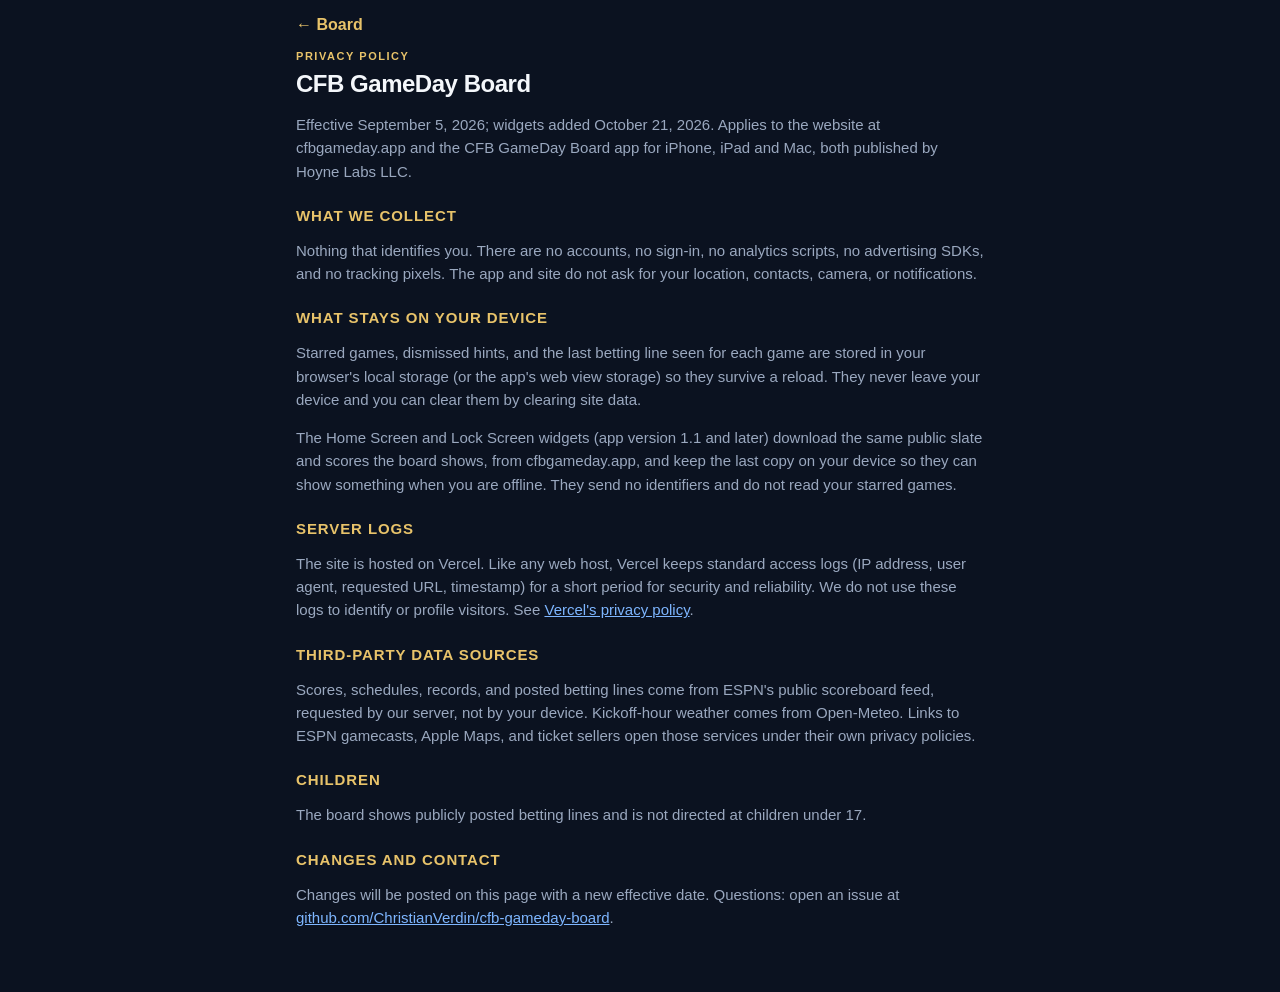
<file: privacy.html>
<!DOCTYPE html>
<html lang="en">
<head>
  <meta charset="utf-8" />
  <meta name="viewport" content="width=device-width, initial-scale=1, viewport-fit=cover" />
  <meta name="theme-color" content="#0b1220" />
  <link rel="icon" type="image/png" sizes="192x192" href="/icons/icon-192.png" />
  <link rel="stylesheet" href="/site.css" />
  <title>Privacy · CFB GameDay Board</title>
  <meta name="description" content="College football Saturdays on one screen: venue, kickoff-hour stadium weather, TV and streaming, publicly posted spread and total, then live scores and cover/total state for every FBS game. Free, no ads, no account." />
  <link rel="canonical" href="https://cfbgameday.app/privacy" />
  <meta name="apple-itunes-app" content="app-id=6809035228" />
  <meta property="og:type" content="website" />
  <meta property="og:site_name" content="CFB GameDay Board" />
  <meta property="og:title" content="Privacy · CFB GameDay Board" />
  <meta property="og:description" content="College football Saturdays on one screen: venue, kickoff-hour stadium weather, TV and streaming, publicly posted spread and total, then live scores and cover/total state for every FBS game. Free, no ads, no account." />
  <meta property="og:url" content="https://cfbgameday.app/privacy" />
  <meta property="og:image" content="https://cfbgameday.app/icons/og.png" />
  <meta property="og:image:width" content="1200" />
  <meta property="og:image:height" content="630" />
  <meta property="og:image:alt" content="CFB GameDay Board: scores, weather, TV, lines for every FBS game" />
  <meta name="twitter:card" content="summary_large_image" />
  <meta name="twitter:title" content="Privacy · CFB GameDay Board" />
  <meta name="twitter:description" content="College football Saturdays on one screen: venue, kickoff-hour stadium weather, TV and streaming, publicly posted spread and total, then live scores and cover/total state for every FBS game. Free, no ads, no account." />
  <meta name="twitter:image" content="https://cfbgameday.app/icons/og.png" />
</head>
<body>
  <div class="page">
    <a class="back" href="/">← Board</a>
    <div class="kicker" style="margin-top:16px">Privacy policy</div>
    <h1>CFB GameDay Board</h1>
    <p>Effective September 5, 2026; widgets added October 21, 2026. Applies to the website at cfbgameday.app and the CFB GameDay Board app for iPhone, iPad and Mac, both published by Hoyne Labs LLC.</p>

    <h2>What we collect</h2>
    <p>Nothing that identifies you. There are no accounts, no sign-in, no analytics scripts, no advertising SDKs, and no tracking pixels. The app and site do not ask for your location, contacts, camera, or notifications.</p>

    <h2>What stays on your device</h2>
    <p>Starred games, dismissed hints, and the last betting line seen for each game are stored in your browser's local storage (or the app's web view storage) so they survive a reload. They never leave your device and you can clear them by clearing site data.</p>
    <p>The Home Screen and Lock Screen widgets (app version 1.1 and later) download the same public slate and scores the board shows, from cfbgameday.app, and keep the last copy on your device so they can show something when you are offline. They send no identifiers and do not read your starred games.</p>

    <h2>Server logs</h2>
    <p>The site is hosted on Vercel. Like any web host, Vercel keeps standard access logs (IP address, user agent, requested URL, timestamp) for a short period for security and reliability. We do not use these logs to identify or profile visitors. See <a href="https://vercel.com/legal/privacy-policy" rel="noopener">Vercel's privacy policy</a>.</p>

    <h2>Third-party data sources</h2>
    <p>Scores, schedules, records, and posted betting lines come from ESPN's public scoreboard feed, requested by our server, not by your device. Kickoff-hour weather comes from Open-Meteo. Links to ESPN gamecasts, Apple Maps, and ticket sellers open those services under their own privacy policies.</p>

    <h2>Children</h2>
    <p>The board shows publicly posted betting lines and is not directed at children under 17.</p>

    <h2>Changes and contact</h2>
    <p>Changes will be posted on this page with a new effective date. Questions: open an issue at <a href="https://github.com/ChristianVerdin/cfb-gameday-board/issues" rel="noopener">github.com/ChristianVerdin/cfb-gameday-board</a>.</p>
  </div>
</body>
</html>
</file>
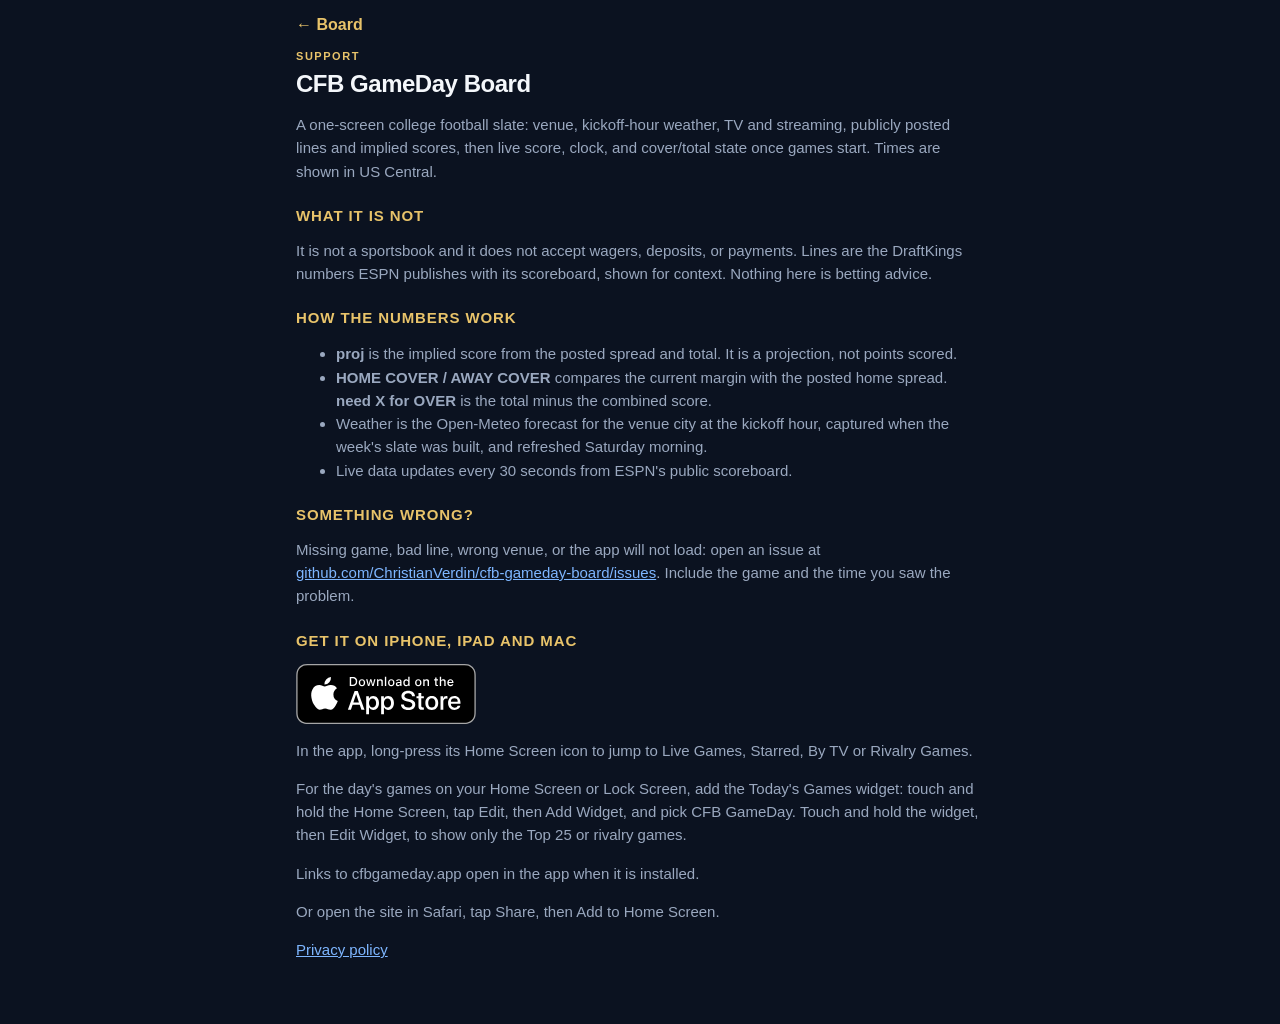
<file: support.html>
<!DOCTYPE html>
<html lang="en">
<head>
  <meta charset="utf-8" />
  <meta name="viewport" content="width=device-width, initial-scale=1, viewport-fit=cover" />
  <meta name="theme-color" content="#0b1220" />
  <link rel="icon" type="image/png" sizes="192x192" href="/icons/icon-192.png" />
  <link rel="stylesheet" href="/site.css" />
  <title>Support · CFB GameDay Board</title>
  <meta name="description" content="College football Saturdays on one screen: venue, kickoff-hour stadium weather, TV and streaming, publicly posted spread and total, then live scores and cover/total state for every FBS game. Free, no ads, no account." />
  <link rel="canonical" href="https://cfbgameday.app/support" />
  <meta name="apple-itunes-app" content="app-id=6809035228" />
  <meta property="og:type" content="website" />
  <meta property="og:site_name" content="CFB GameDay Board" />
  <meta property="og:title" content="Support · CFB GameDay Board" />
  <meta property="og:description" content="College football Saturdays on one screen: venue, kickoff-hour stadium weather, TV and streaming, publicly posted spread and total, then live scores and cover/total state for every FBS game. Free, no ads, no account." />
  <meta property="og:url" content="https://cfbgameday.app/support" />
  <meta property="og:image" content="https://cfbgameday.app/icons/og.png" />
  <meta property="og:image:width" content="1200" />
  <meta property="og:image:height" content="630" />
  <meta property="og:image:alt" content="CFB GameDay Board: scores, weather, TV, lines for every FBS game" />
  <meta name="twitter:card" content="summary_large_image" />
  <meta name="twitter:title" content="Support · CFB GameDay Board" />
  <meta name="twitter:description" content="College football Saturdays on one screen: venue, kickoff-hour stadium weather, TV and streaming, publicly posted spread and total, then live scores and cover/total state for every FBS game. Free, no ads, no account." />
  <meta name="twitter:image" content="https://cfbgameday.app/icons/og.png" />
</head>
<body>
  <div class="page">
    <a class="back" href="/">← Board</a>
    <div class="kicker" style="margin-top:16px">Support</div>
    <h1>CFB GameDay Board</h1>
    <p>A one-screen college football slate: venue, kickoff-hour weather, TV and streaming, publicly posted lines and implied scores, then live score, clock, and cover/total state once games start. Times are shown in US Central.</p>

    <h2>What it is not</h2>
    <p>It is not a sportsbook and it does not accept wagers, deposits, or payments. Lines are the DraftKings numbers ESPN publishes with its scoreboard, shown for context. Nothing here is betting advice.</p>

    <h2>How the numbers work</h2>
    <ul>
      <li><b>proj</b> is the implied score from the posted spread and total. It is a projection, not points scored.</li>
      <li><b>HOME COVER / AWAY COVER</b> compares the current margin with the posted home spread. <b>need X for OVER</b> is the total minus the combined score.</li>
      <li>Weather is the Open-Meteo forecast for the venue city at the kickoff hour, captured when the week's slate was built, and refreshed Saturday morning.</li>
      <li>Live data updates every 30 seconds from ESPN's public scoreboard.</li>
    </ul>

    <h2>Something wrong?</h2>
    <p>Missing game, bad line, wrong venue, or the app will not load: open an issue at <a href="https://github.com/ChristianVerdin/cfb-gameday-board/issues" rel="noopener">github.com/ChristianVerdin/cfb-gameday-board/issues</a>. Include the game and the time you saw the problem.</p>

    <h2>Get it on iPhone, iPad and Mac</h2>
    <p id="store-link"><a href="https://apps.apple.com/app/id6809035228" rel="noopener"><img src="/icons/app-store-badge.svg" alt="Download on the App Store" width="180" height="60" style="vertical-align:middle" /></a></p>
    <p>In the app, long-press its Home Screen icon to jump to Live Games, Starred, By TV or Rivalry Games.</p>
    <p>For the day's games on your Home Screen or Lock Screen, add the Today's Games widget: touch and hold the Home Screen, tap Edit, then Add Widget, and pick CFB GameDay. Touch and hold the widget, then Edit Widget, to show only the Top 25 or rivalry games.</p>
    <p>Links to cfbgameday.app open in the app when it is installed.</p>
    <p>Or open the site in Safari, tap Share, then Add to Home Screen.</p>

    <p><a href="/privacy">Privacy policy</a></p>
  </div>
</body>
</html>
</file>
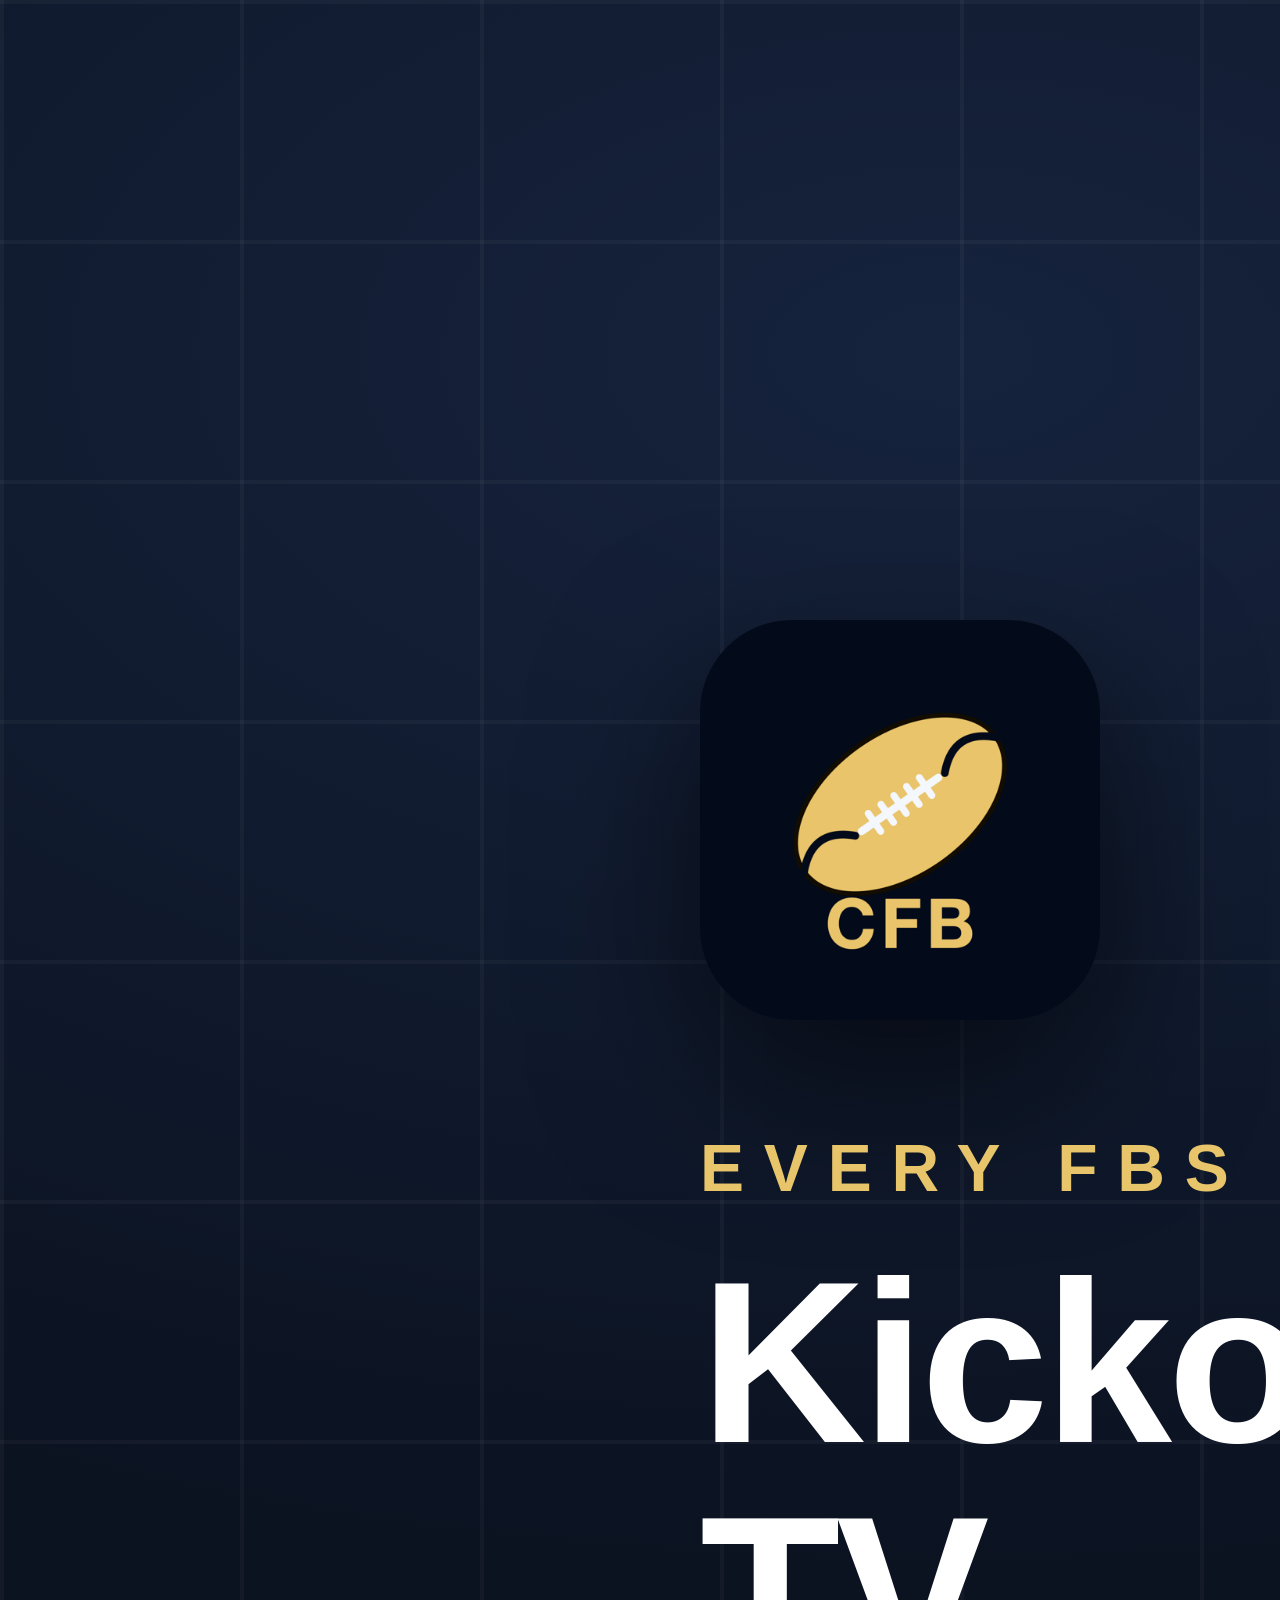
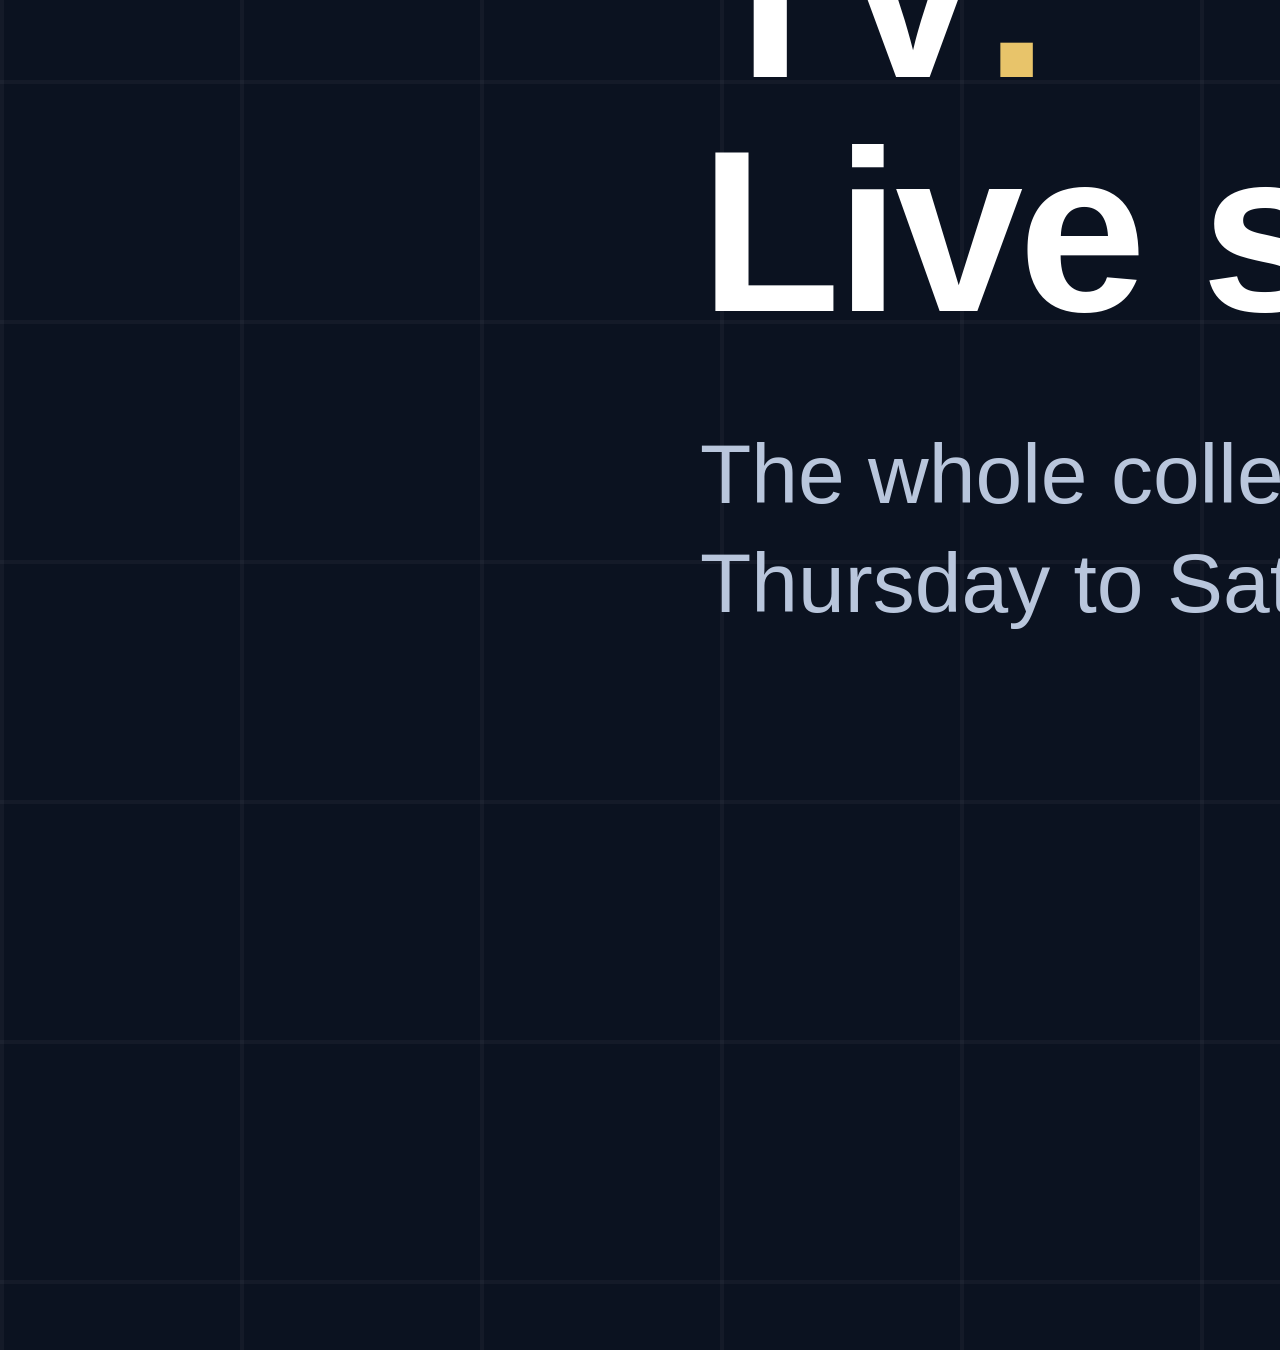
<file: docs/creative-asset.html>
<!doctype html><html><head><meta charset="utf-8">
<!-- App Store universal creative asset (product page header + search results), 5244x2950 PNG, no alpha.
     Header crops to 21:9 (~351 px off top/bottom), search results to 3:2 (~410 px off each side):
     keep everything inside x 410-4834, y 351-2599. Apple's rules: 4+ content (no odds, spreads, totals),
     no URLs, prices, team names or other platforms' logos. Render (Canary, throwaway profile), then drop alpha:
     "/Applications/Google Chrome Canary.app/Contents/MacOS/Google Chrome Canary" --headless=new --user-data-dir=$(mktemp -d) \
       --hide-scrollbars --force-device-scale-factor=1 --window-size=5244,2950 --screenshot=raw.png "file://$PWD/docs/creative-asset.html"
     ffmpeg -i raw.png -pix_fmt rgb24 ios/screenshots/creative-universal-5244x2950.png -->
<style>
html,body{margin:0;width:5244px;height:2950px;background:#0b1220;overflow:hidden;
  font-family:-apple-system,"SF Pro Display","Helvetica Neue",Arial,sans-serif;color:#fff}
.wrap{position:relative;width:5244px;height:2950px;
  background:radial-gradient(3600px 2000px at 18% 12%,#16233d 0%,#0b1220 62%)}
.grid{position:absolute;inset:0;background-size:240px 240px;
  background-image:linear-gradient(rgba(255,255,255,.035) 4px,transparent 4px),linear-gradient(90deg,rgba(255,255,255,.035) 4px,transparent 4px)}
.left{position:absolute;left:700px;top:620px;width:2150px}
.icon{width:400px;height:400px;border-radius:92px;overflow:hidden;box-shadow:0 60px 160px rgba(0,0,0,.6)}
.icon img{width:100%;height:100%;display:block}
.eyebrow{margin-top:110px;color:#e8c46a;font-size:66px;letter-spacing:.3em;font-weight:700}
h1{margin:40px 0 0;font-size:230px;line-height:1.02;font-weight:800;letter-spacing:-.02em}
h1 b{color:#e8c46a}
.sub{margin-top:70px;font-size:84px;line-height:1.3;color:#b9c6dc;font-weight:500}
.cards{position:absolute;left:3000px;top:620px;width:1700px;display:flex;flex-direction:column;gap:80px}
.card{background:#111c33;border:6px solid #2a3a5c;border-radius:64px;padding:70px 80px;box-shadow:0 50px 140px rgba(0,0,0,.45)}
.row{display:flex;align-items:center;gap:36px;font-size:62px;color:#8fa0bd;font-weight:600}
.chip{border-radius:999px;padding:14px 40px;font-size:54px;font-weight:800;letter-spacing:.08em}
.gold{background:#e8c46a;color:#0b1220}.red{background:#e5484d;color:#fff}.blue{background:#2a3a5c;color:#dfe7f5}
.big{margin-top:36px;font-size:112px;font-weight:800;letter-spacing:-.01em}
.big span{color:#8fa0bd;font-weight:600}
</style></head><body><div class="wrap"><div class="grid"></div>
<div class="left">
  <div class="icon"><img src="../icons/icon-512.png"></div>
  <div class="eyebrow">EVERY FBS GAME</div>
  <h1>Kickoff weather<b>.</b><br>TV<b>.</b><br>Live scores<b>.</b></h1>
  <div class="sub">The whole college football slate,<br>Thursday to Saturday, on one screen.</div>
</div>
<div class="cards">
  <div class="card"><div class="row"><span class="chip gold">RAIN RISK</span>Sat 2:30 PM CT</div>
    <div class="big">&#x1F327;&#xFE0F; 62&deg; <span>&middot;</span> Wind 17 <span>&middot;</span> 67%</div></div>
  <div class="card"><div class="row"><span class="chip red">LIVE</span>3rd &middot; 8:42 &middot; 2nd &amp; 6</div>
    <div class="big">21 <span>&ndash;</span> 17 <span>&middot; updates every 30s</span></div></div>
  <div class="card"><div class="row"><span class="chip blue">TV</span>Every kickoff</div>
    <div class="big">Network <span>&amp;</span> streaming</div></div>
</div>
</div></body></html>
</file>
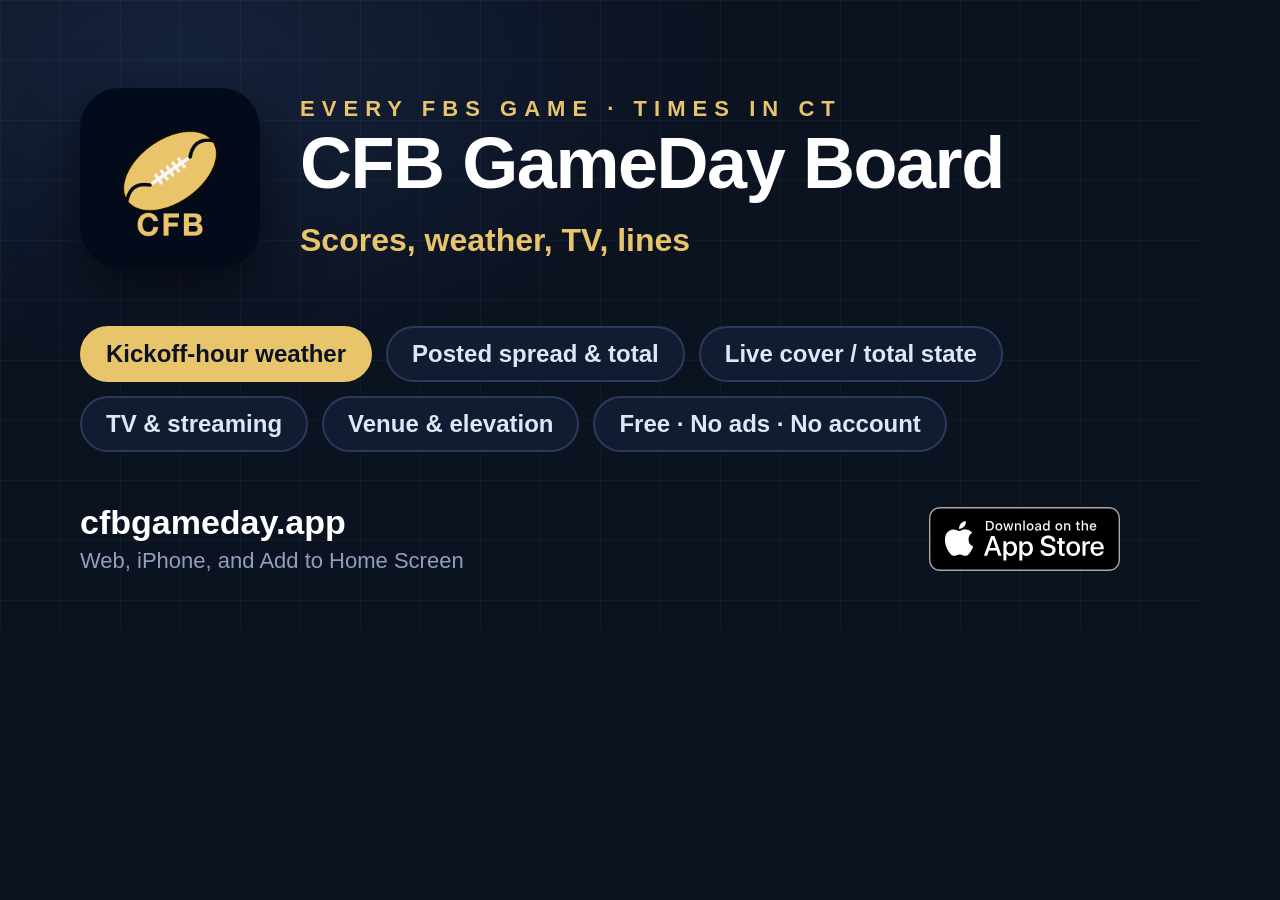
<file: docs/og-card.html>
<!doctype html><html><head><meta charset="utf-8"><style>
html,body{margin:0;width:1200px;height:630px;background:#0b1220;font-family:-apple-system,"SF Pro Display","Helvetica Neue",Arial,sans-serif;color:#fff;overflow:hidden}
.wrap{position:relative;width:1200px;height:630px;background:radial-gradient(900px 500px at 15% 10%,#16233d 0%,#0b1220 60%)}
.grid{position:absolute;inset:0;background-image:linear-gradient(rgba(255,255,255,.035) 1px,transparent 1px),linear-gradient(90deg,rgba(255,255,255,.035) 1px,transparent 1px);background-size:60px 60px}
.icon{position:absolute;left:80px;top:88px;width:180px;height:180px;border-radius:40px;overflow:hidden;box-shadow:0 20px 60px rgba(0,0,0,.6)}
.icon img{width:100%;height:100%;display:block}
.eyebrow{position:absolute;left:300px;top:96px;color:#e8c46a;font-size:22px;letter-spacing:.32em;font-weight:700}
h1{position:absolute;left:300px;top:126px;margin:0;font-size:72px;font-weight:800;letter-spacing:-.02em;line-height:1.05}
.sub{position:absolute;left:300px;top:222px;font-size:32px;color:#e8c46a;font-weight:600}
.chips{position:absolute;left:80px;top:326px;display:flex;gap:14px;flex-wrap:wrap;width:1040px}
.chip{border:2px solid #2a3a5c;background:#111c33;border-radius:999px;padding:12px 24px;font-size:24px;font-weight:600;color:#dfe7f5}
.chip.gold{background:#e8c46a;border-color:#e8c46a;color:#0b1220}
.foot{position:absolute;left:80px;right:80px;bottom:56px;display:flex;align-items:center;justify-content:space-between}
.url{font-size:34px;font-weight:700;color:#fff}
.note{font-size:22px;color:#8fa0bd;margin-top:6px}
.badge{height:64px}
</style></head><body><div class="wrap"><div class="grid"></div>
<div class="icon"><img src="../icons/icon-512.png"></div>
<div class="eyebrow">EVERY FBS GAME · TIMES IN CT</div>
<h1>CFB GameDay Board</h1>
<div class="sub">Scores, weather, TV, lines</div>
<div class="chips"><span class="chip gold">Kickoff-hour weather</span><span class="chip">Posted spread &amp; total</span><span class="chip">Live cover / total state</span><span class="chip">TV &amp; streaming</span><span class="chip">Venue &amp; elevation</span><span class="chip">Free · No ads · No account</span></div>
<div class="foot"><div><div class="url">cfbgameday.app</div><div class="note">Web, iPhone, and Add to Home Screen</div></div><img class="badge" src="../icons/app-store-badge.svg"></div>
</div></body></html>
</file>
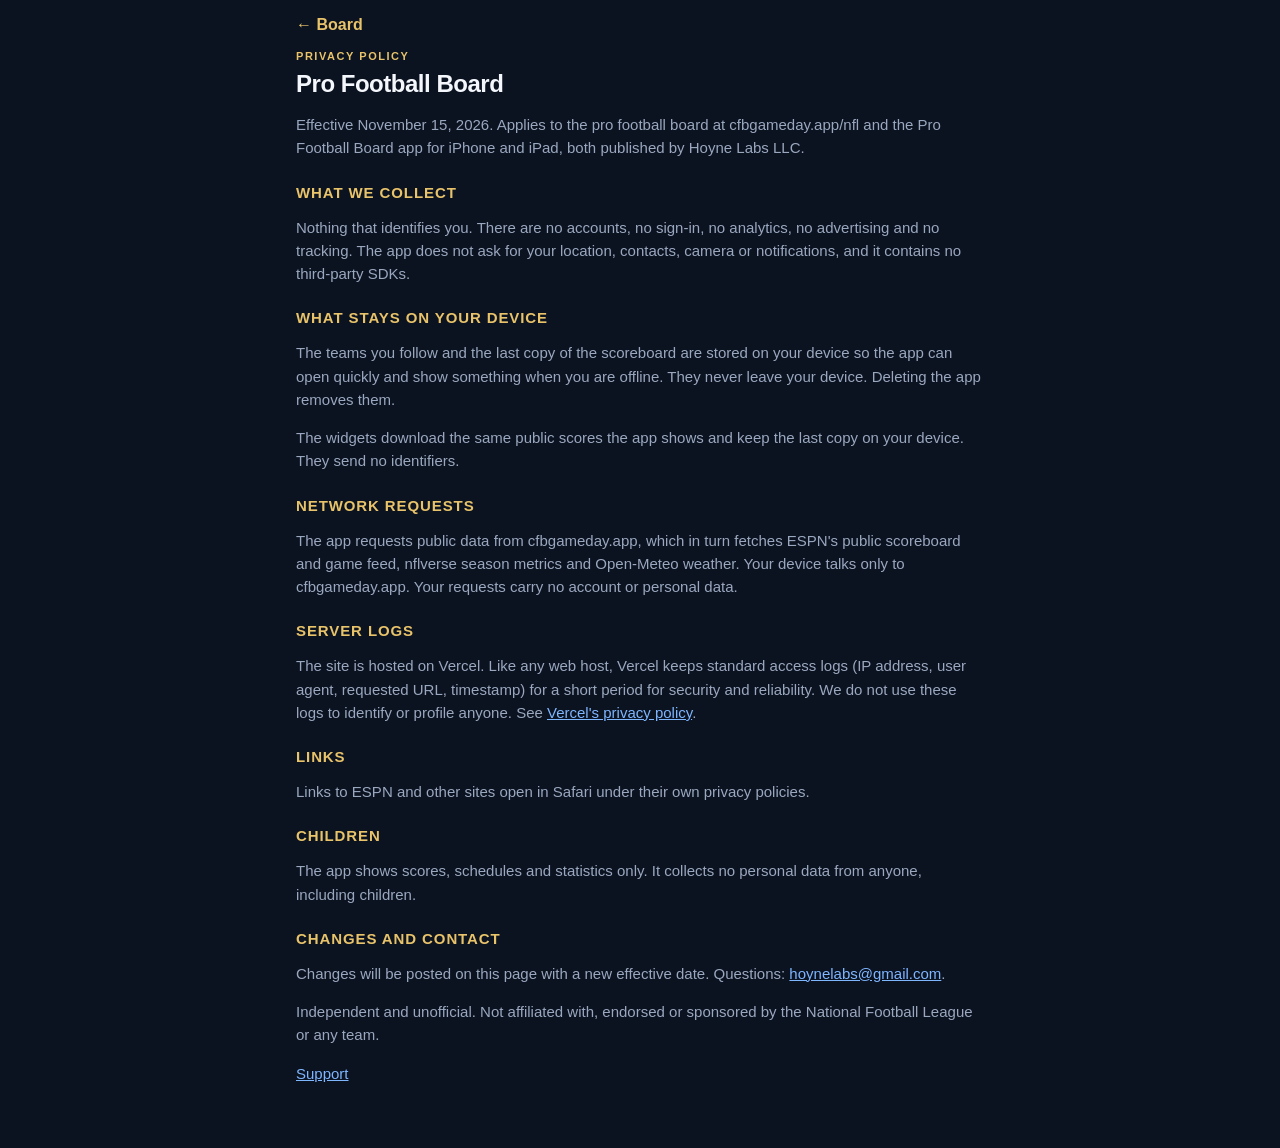
<file: nfl/privacy.html>
<!DOCTYPE html>
<html lang="en">
<head>
  <meta charset="utf-8" />
  <meta name="viewport" content="width=device-width, initial-scale=1, viewport-fit=cover" />
  <meta name="theme-color" content="#0b1220" />
  <link rel="icon" type="image/png" sizes="192x192" href="/icons/icon-192.png" />
  <link rel="stylesheet" href="/site.css" />
  <title>Privacy · Pro Football Board</title>
  <meta name="description" content="Privacy policy for Pro Football Board: no accounts, no analytics, no ads, no tracking." />
  <link rel="canonical" href="https://cfbgameday.app/nfl/privacy" />
</head>
<body>
  <div class="page">
    <a class="back" href="/nfl">← Board</a>
    <div class="kicker" style="margin-top:16px">Privacy policy</div>
    <h1>Pro Football Board</h1>
    <p>Effective November 15, 2026. Applies to the pro football board at cfbgameday.app/nfl and the Pro Football Board app for iPhone and iPad, both published by Hoyne Labs LLC.</p>

    <h2>What we collect</h2>
    <p>Nothing that identifies you. There are no accounts, no sign-in, no analytics, no advertising and no tracking. The app does not ask for your location, contacts, camera or notifications, and it contains no third-party SDKs.</p>

    <h2>What stays on your device</h2>
    <p>The teams you follow and the last copy of the scoreboard are stored on your device so the app can open quickly and show something when you are offline. They never leave your device. Deleting the app removes them.</p>
    <p>The widgets download the same public scores the app shows and keep the last copy on your device. They send no identifiers.</p>

    <h2>Network requests</h2>
    <p>The app requests public data from cfbgameday.app, which in turn fetches ESPN's public scoreboard and game feed, nflverse season metrics and Open-Meteo weather. Your device talks only to cfbgameday.app. Your requests carry no account or personal data.</p>

    <h2>Server logs</h2>
    <p>The site is hosted on Vercel. Like any web host, Vercel keeps standard access logs (IP address, user agent, requested URL, timestamp) for a short period for security and reliability. We do not use these logs to identify or profile anyone. See <a href="https://vercel.com/legal/privacy-policy" rel="noopener">Vercel's privacy policy</a>.</p>

    <h2>Links</h2>
    <p>Links to ESPN and other sites open in Safari under their own privacy policies.</p>

    <h2>Children</h2>
    <p>The app shows scores, schedules and statistics only. It collects no personal data from anyone, including children.</p>

    <h2>Changes and contact</h2>
    <p>Changes will be posted on this page with a new effective date. Questions: <a href="mailto:hoynelabs@gmail.com">hoynelabs@gmail.com</a>.</p>

    <p>Independent and unofficial. Not affiliated with, endorsed or sponsored by the National Football League or any team.</p>
    <p><a href="/nfl/support">Support</a></p>
  </div>
</body>
</html>
</file>
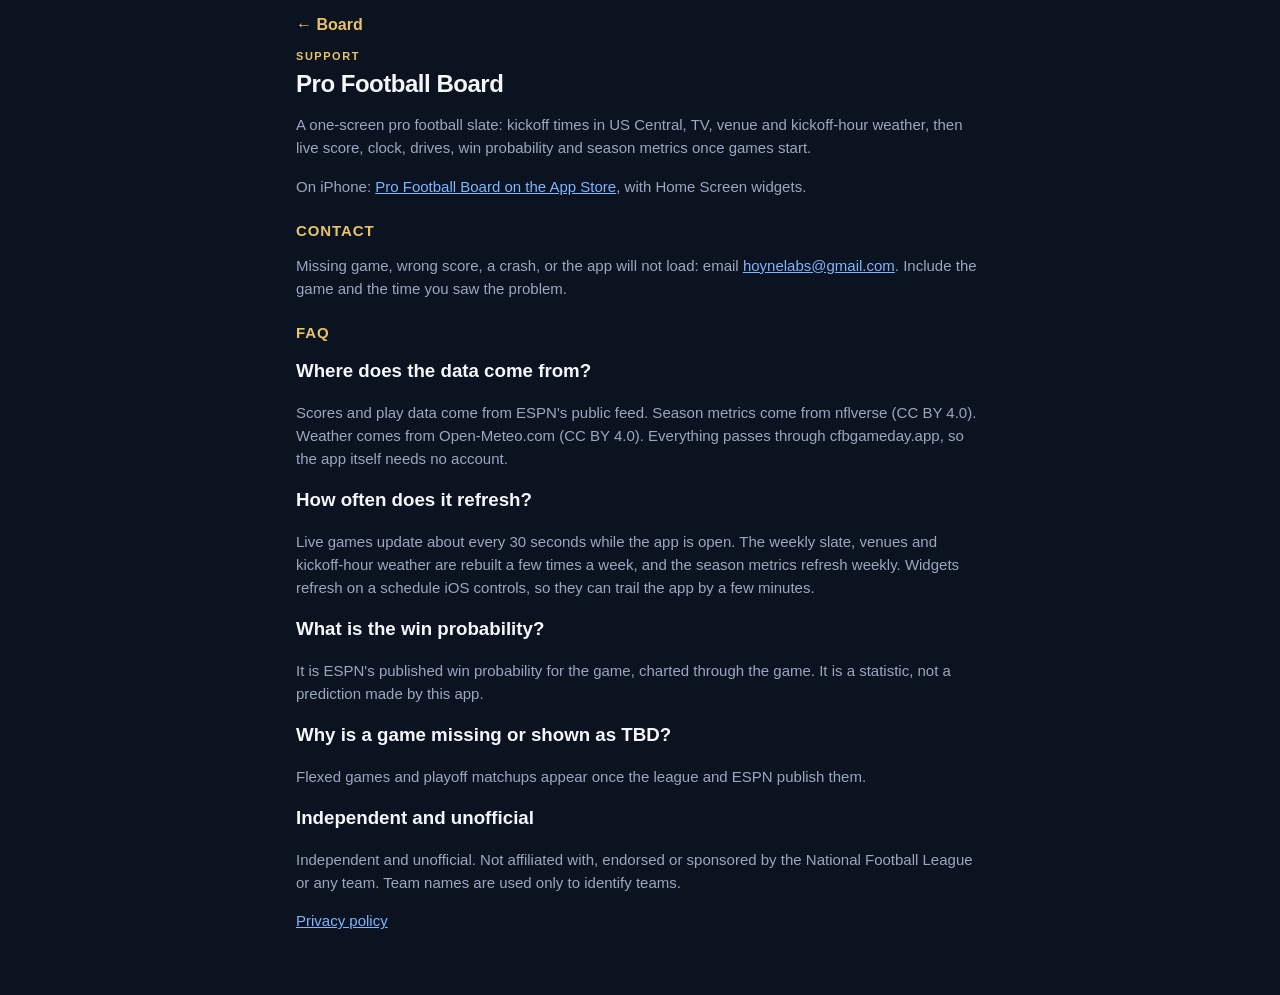
<file: nfl/support.html>
<!DOCTYPE html>
<html lang="en">
<head>
  <meta charset="utf-8" />
  <meta name="viewport" content="width=device-width, initial-scale=1, viewport-fit=cover" />
  <meta name="theme-color" content="#0b1220" />
  <link rel="icon" type="image/png" sizes="192x192" href="/icons/icon-192.png" />
  <link rel="stylesheet" href="/site.css" />
  <title>Support · Pro Football Board</title>
  <meta name="description" content="Support and FAQ for Pro Football Board." />
  <link rel="canonical" href="https://cfbgameday.app/nfl/support" />
</head>
<body>
  <div class="page">
    <a class="back" href="/nfl">← Board</a>
    <div class="kicker" style="margin-top:16px">Support</div>
    <h1>Pro Football Board</h1>
    <p>A one-screen pro football slate: kickoff times in US Central, TV, venue and kickoff-hour weather, then live score, clock, drives, win probability and season metrics once games start.</p>
    <p>On iPhone: <a href="https://apps.apple.com/app/id6835216593">Pro Football Board on the App Store</a>, with Home Screen widgets.</p>

    <h2>Contact</h2>
    <p>Missing game, wrong score, a crash, or the app will not load: email <a href="mailto:hoynelabs@gmail.com">hoynelabs@gmail.com</a>. Include the game and the time you saw the problem.</p>

    <h2>FAQ</h2>
    <h3>Where does the data come from?</h3>
    <p>Scores and play data come from ESPN's public feed. Season metrics come from nflverse (CC BY 4.0). Weather comes from Open-Meteo.com (CC BY 4.0). Everything passes through cfbgameday.app, so the app itself needs no account.</p>

    <h3>How often does it refresh?</h3>
    <p>Live games update about every 30 seconds while the app is open. The weekly slate, venues and kickoff-hour weather are rebuilt a few times a week, and the season metrics refresh weekly. Widgets refresh on a schedule iOS controls, so they can trail the app by a few minutes.</p>

    <h3>What is the win probability?</h3>
    <p>It is ESPN's published win probability for the game, charted through the game. It is a statistic, not a prediction made by this app.</p>

    <h3>Why is a game missing or shown as TBD?</h3>
    <p>Flexed games and playoff matchups appear once the league and ESPN publish them.</p>

    <h3>Independent and unofficial</h3>
    <p>Independent and unofficial. Not affiliated with, endorsed or sponsored by the National Football League or any team. Team names are used only to identify teams.</p>

    <p><a href="/nfl/privacy">Privacy policy</a></p>
  </div>
</body>
</html>
</file>
<file: site.css>
:root {
  --bg: #0b1220; --bg2: #111a2c; --card: #162036; --card2: #1b2740;
  --line: #2a3a5a; --text: #f4f7fb; --muted: #9aa8bf; --dim: #6e7c94;
  --gold: #e8c36a; --gold2: #f3d78a; --blue: #7eb6ff; --green: #5dcaa5;
  --red: #ff7a7a; --orange: #ffb060; --chip: #22314d; --purple: #c9b3ff;
}
* { box-sizing: border-box; }
html, body { margin: 0; background: var(--bg); color: var(--text); font-family: -apple-system, BlinkMacSystemFont, "SF Pro Text", "Segoe UI", sans-serif; }
body { min-height: 100dvh; padding-bottom: env(safe-area-inset-bottom); }
header { position: sticky; top: 0; z-index: 30; background: rgba(11,18,32,.94); backdrop-filter: blur(12px); border-bottom: 1px solid var(--line); padding: calc(12px + env(safe-area-inset-top)) 14px 8px; }
.kicker { color: var(--gold); font-size: 11px; letter-spacing: .14em; font-weight: 700; text-transform: uppercase; }
h1 { margin: 2px 0 0; font-size: 22px; letter-spacing: -.02em; }
.sub { color: var(--muted); font-size: 12px; margin-top: 3px; }
.rowscroll { display: flex; gap: 8px; overflow-x: auto; padding: 8px 14px; -webkit-overflow-scrolling: touch; }
.rowscroll::-webkit-scrollbar { display: none; }
.fbtn { flex: 0 0 auto; min-height: 44px; min-width: 44px; border: 1px solid var(--line); background: var(--chip); color: var(--text); border-radius: 999px; padding: 7px 14px; font-size: 13px; font-weight: 600; }
.fbtn.active { background: var(--gold); color: #1a1406; border-color: var(--gold); }
.searchwrap { padding: 0 14px; display: flex; gap: 8px; align-items: center; }
.searchwrap input { flex: 1; min-width: 0; }
.ftoggle.open:not(.active) { border-color: var(--gold); color: var(--gold2); }
.fcount { display: inline-block; min-width: 18px; margin-left: 4px; padding: 1px 6px; border-radius: 999px; background: #1a1406; color: var(--gold2); font-size: 11px; }
.filters[hidden] { display: none; }
.filters .rowscroll { flex-wrap: wrap; overflow-x: visible; }   /* opened on purpose: show every option, no hidden sideways scroll */
.filters .rowscroll + .rowscroll { padding-top: 0; }
.empty .fbtn { margin-top: 12px; }
/* Wide windows (iPad, Mac, desktop): a mouse can't reach a hidden horizontal scroll, so wrap every row. */
@media (min-width: 600px) { .rowscroll { flex-wrap: wrap; overflow-x: visible; } }
input, select { width: 100%; background: var(--bg2); border: 1px solid var(--line); color: var(--text); border-radius: 12px; padding: 11px 12px; font-size: 16px; min-height: 44px; } /* 16px: iOS does not zoom on focus */
select { width: auto; padding: 8px 10px; border-radius: 999px; font-size: 13px; font-weight: 600; }
.stats { display: grid; grid-template-columns: repeat(4, 1fr); gap: 6px; padding: 0 14px 10px; }
.stat { background: var(--card); border: 1px solid var(--line); border-radius: 12px; padding: 6px 4px; text-align: center; }
.stat b { display: block; font-size: 16px; color: var(--gold2); }
.stat span { font-size: 9px; color: var(--muted); text-transform: uppercase; letter-spacing: .02em; }
@media (min-width: 480px) { .stats { gap: 8px; } .stat { padding: 8px; } .stat span { font-size: 10px; letter-spacing: .03em; } }
.desk { padding: 0 14px 10px; }
.desk h2 { margin: 4px 0 8px; font-size: 13px; letter-spacing: .08em; text-transform: uppercase; color: var(--gold); }
.deskcard { background: var(--card); border: 1px solid var(--line); border-radius: 12px; padding: 10px 12px; margin-bottom: 8px; }
.deskcard .t { font-weight: 800; font-size: 14px; }
.deskcard .d { color: var(--muted); font-size: 12px; margin-top: 3px; }
.tag { display: inline-block; font-size: 10px; font-weight: 800; letter-spacing: .04em; border-radius: 999px; padding: 3px 7px; margin-right: 6px; }
.tag.under { background: #14263a; color: var(--blue); }
.tag.watch { background: #3a2a12; color: var(--gold); }
.tag.heat { background: #3a1b14; color: var(--orange); }
.tag.rival { background: rgba(232,195,106,.14); color: var(--gold2); box-shadow: inset 0 0 0 1px rgba(232,195,106,.35); }
.deskmore { margin: 0 0 10px; }
.list { padding: 0 12px 48px; display: flex; flex-direction: column; gap: 10px; }
.card { background: linear-gradient(180deg, var(--card), var(--card2)); border: 1px solid var(--line); border-radius: 16px; overflow: hidden; }
.meta { display: flex; justify-content: space-between; gap: 8px; align-items: center; padding: 10px 12px 0; color: var(--muted); font-size: 12px; font-weight: 600; }
.tv { color: var(--blue); }
.star { background: none; border: 0; color: var(--dim); font-size: 20px; min-height: 44px; min-width: 44px; padding: 0; margin: -8px -8px -8px 0; }
.star.on { color: var(--gold); }
.teams { padding: 8px 12px 6px; display: grid; gap: 8px; }
.trow { display: grid; grid-template-columns: 28px 1fr auto; gap: 8px; align-items: center; }
.trow img { width: 28px; height: 28px; object-fit: contain; background: #0b1220; border-radius: 6px; }
.name { font-weight: 700; font-size: 15px; line-height: 1.15; }
.rank { color: var(--gold); font-weight: 800; margin-right: 4px; }
.rival { padding: 6px 12px 0; color: var(--gold2); font-size: 11px; font-weight: 800; letter-spacing: .08em; text-transform: uppercase; }
.rival span { color: var(--muted); font-weight: 700; letter-spacing: .04em; }
.rec { color: var(--dim); font-size: 12px; font-weight: 600; margin-left: 6px; }
.score { font-variant-numeric: tabular-nums; font-weight: 800; font-size: 18px; }
.venue { padding: 2px 12px 8px; color: var(--muted); font-size: 12.5px; }
.venue a { color: var(--blue); text-decoration: none; }
.venue b { color: var(--text); }
.wx { margin: 0 12px 10px; background: #10192b; border: 1px solid var(--line); border-radius: 12px; padding: 10px; display: grid; grid-template-columns: 1fr 1fr 1fr; gap: 6px 8px; }
.wx .cond { grid-column: 1 / -1; display: flex; justify-content: space-between; align-items: baseline; }
.wx .cond b { font-size: 20px; }
.mini { color: var(--muted); font-size: 11px; text-transform: uppercase; letter-spacing: .04em; }
.val { font-size: 13px; font-weight: 700; }
.note { grid-column: 1 / -1; color: var(--muted); font-size: 12px; line-height: 1.35; }
.odds { display: grid; grid-template-columns: 1fr 1fr 1fr; gap: 8px; padding: 0 12px 10px; }
.od { background: #10192b; border: 1px solid var(--line); border-radius: 10px; padding: 8px; text-align: center; }
.lab { font-size: 10px; color: var(--dim); text-transform: uppercase; letter-spacing: .05em; }
.big { font-size: 13px; font-weight: 800; margin-top: 2px; }
.juice { font-size: 11px; color: var(--muted); }
.actions { display: flex; gap: 8px; padding: 0 12px 12px; }
.abtn { flex: 1; min-height: 44px; display: inline-flex; align-items: center; justify-content: center; background: #10192b; border: 1px solid var(--line); color: var(--text); border-radius: 10px; padding: 8px; font-size: 12px; font-weight: 700; text-decoration: none; }
.flags { display: flex; flex-wrap: wrap; gap: 6px; padding: 0 12px 12px; }
.flag { font-size: 10px; font-weight: 800; letter-spacing: .04em; border-radius: 999px; padding: 4px 8px; background: #3a2a12; color: var(--gold); }
.flag.hot { background: #3a1b14; color: var(--orange); }
.flag.rain { background: #14263a; color: var(--blue); }
.flag.wind { background: #1c2a1c; color: var(--green); }
.flag.indoor { background: #24183a; color: var(--purple); }
.empty { grid-column: 1 / -1; text-align: center; color: var(--muted); padding: 40px 16px; line-height: 1.6; }
footer { color: var(--dim); font-size: 11px; text-align: center; padding: 4px 16px 28px; line-height: 1.4; }
.a2hs { margin: 0 14px 10px; background: #10192b; border: 1px solid var(--line); border-radius: 12px; padding: 10px 12px; font-size: 12px; color: var(--muted); display: flex; justify-content: space-between; gap: 10px; align-items: center; }
.a2hs[hidden] { display: none; }   /* display:flex above would otherwise override the hidden attribute */
.a2hs b { color: var(--text); }
.a2hs button { background: none; border: 0; color: var(--dim); font-size: 16px; padding: 0 4px; }
@media (min-width: 900px) {
  .wrap { max-width: 1120px; margin: 0 auto; }
  .list { display: grid; grid-template-columns: 1fr 1fr; }
  .desk-grid { display: grid; grid-template-columns: 1fr 1fr; gap: 8px; }
}
  
.trow { display:grid; grid-template-columns:28px 1fr auto auto; gap:8px; align-items:center; }
.impl { color:var(--gold2); font-size:12px; font-weight:700; }
.impl .proj { color:var(--dim); font-size:9px; font-weight:700; letter-spacing:.04em; text-transform:uppercase; margin-right:3px; }
.section { padding:0 12px 20px; }
.netblock { background:var(--card); border:1px solid var(--line); border-radius:12px; padding:10px 12px; margin-bottom:8px; }
.netgame b { font-weight:800; font-size:14px; }
.netgame span { color:var(--muted); font-size:12px; margin-top:3px; display:block; }
table { width:100%; border-collapse:collapse; font-size:12px; }
th { text-align:left; color:var(--dim); font-size:10px; letter-spacing:.04em; text-transform:uppercase; padding:6px 4px; border-bottom:1px solid var(--line); }
td { padding:8px 4px; border-bottom:1px solid var(--line); vertical-align:top; }
td.nw { white-space:nowrap; }
.tag.alt { background:#1c2a1c; color:var(--green); }
.list.cards { display:flex; flex-direction:column; gap:10px; }
@media (min-width:900px) { .list.cards { display:grid; grid-template-columns:1fr 1fr; } }
/* Big iPad / Mac / desktop windows: three columns instead of two stretched cards. */
@media (min-width:1280px) {
  .wrap { max-width: 1640px; }
  .list.cards { grid-template-columns: repeat(3, 1fr); }
  .desk-grid { grid-template-columns: repeat(3, 1fr); }
}
.card.is-live { border-color:#c9842a; }
.livepill { display:inline-block; font-size:10px; font-weight:800; letter-spacing:.06em; border-radius:999px; padding:3px 7px; margin-right:6px; background:#3a1b14; color:var(--orange); }
.livepill.final { background:#1c2a1c; color:var(--green); }
.liverow { margin:8px 12px 0; background:#10192b; border:1px solid var(--line); border-radius:12px; padding:8px 10px; font-size:12px; }
.livemath { display:flex; flex-wrap:wrap; gap:8px; margin-top:6px; }
.livemath span { font-weight:800; font-size:11px; }
.cover-home { color:var(--green); }
.cover-away { color:var(--orange); }
.cover-push { color:var(--gold); }
.sit { color:var(--muted); margin-top:6px; line-height:1.35; }
footer a { color: var(--blue); text-decoration: none; }
.page { max-width: 720px; margin: 0 auto; padding: 0 16px 48px; }
.page h1 { font-size: 24px; margin: 8px 0 4px; }
.page h2 { font-size: 15px; color: var(--gold); letter-spacing: .06em; text-transform: uppercase; margin: 24px 0 8px; }
.page p, .page li { color: var(--muted); font-size: 15px; line-height: 1.55; }
.page a { color: var(--blue); }
.page .back { display: inline-block; margin: 16px 0 0; color: var(--gold); text-decoration: none; font-weight: 700; }
/* Game sheet (#game/<id>) */
body.gopen { overflow: hidden; }
.gsheet { position: fixed; inset: 0; z-index: 50; background: rgba(4,8,16,.6); display: flex; align-items: flex-end; justify-content: center; }
.gsheet[hidden] { display: none; }
.gpanel { position: relative; width: 100%; max-width: 720px; max-height: 88dvh; display: flex; flex-direction: column; background: var(--bg2); border: 1px solid var(--line); border-bottom: 0; border-radius: 16px 16px 0 0; padding-bottom: env(safe-area-inset-bottom); }
/* Wide windows: a centred dialog reads better than a sheet glued to the bottom edge. */
@media (min-width: 900px) {
  .gsheet { align-items: center; padding: 24px; }
  .gpanel { border-radius: 16px; border-bottom: 1px solid var(--line); max-height: 86dvh; padding-bottom: 0; }
}
.gx { position: absolute; top: 6px; right: 6px; min-width: 44px; min-height: 44px; background: none; border: 0; color: var(--muted); font-size: 24px; }
.ghead, .gtabs { flex-shrink: 0; }
.ghead { padding: 14px 52px 6px 14px; }
.gteams { display: flex; flex-direction: column; gap: 2px; font-size: 16px; font-weight: 700; }
.gteams b { color: var(--gold2); margin-left: 6px; }
.gstat { color: var(--muted); font-size: 12px; margin-top: 6px; }
.glines { margin-top: 8px; }
.glines th, .glines td { text-align: center; padding: 4px; }
.glines th:first-child, .glines td:first-child { text-align: left; }
.gtabs { padding: 4px 14px 8px; border-bottom: 1px solid var(--line); }
.gbody { overflow-y: auto; -webkit-overflow-scrolling: touch; padding: 8px 14px 18px; flex: 1; }
.gplay, .gdrive { display: grid; grid-template-columns: 74px 1fr; gap: 4px 10px; padding: 9px 0; border-bottom: 1px solid var(--line); font-size: 13px; }
.gq { color: var(--dim); font-size: 11px; }
.gq b { display: block; color: var(--text); font-size: 12px; }
.gtxt { line-height: 1.35; }
.gsc { grid-column: 2; color: var(--gold2); font-size: 12px; font-weight: 700; }
.gdrive.scored .gtxt b { color: var(--green); }
.gdrive.now { background: #10192b; border-radius: 10px; padding: 9px 8px; border: 1px solid #c9842a; }
.gbox td:not(:first-child), .gbox th:not(:first-child) { text-align: right; }
.gleads { display: grid; grid-template-columns: 1fr 1fr; gap: 12px; }
.glead h3 { margin: 4px 0 6px; font-size: 13px; color: var(--gold); }
.gl { padding: 6px 0; border-bottom: 1px solid var(--line); font-size: 13px; }
.gl span { display: block; color: var(--dim); font-size: 10px; text-transform: uppercase; letter-spacing: .04em; }
.wp { margin: 4px 0 10px; }
.wplab { font-size: 11px; color: var(--muted); margin-bottom: 4px; }
.wp svg { width: 100%; height: 80px; display: block; background: #10192b; border-radius: 8px; }
.wline { fill: none; stroke: var(--blue); stroke-width: 2; vector-effect: non-scaling-stroke; }
.wmid, .wq { stroke: var(--line); stroke-width: 1; vector-effect: non-scaling-stroke; }
.wq { stroke-dasharray: 3 3; }
.wbox { position: relative; }
.wt { position: absolute; top: 2px; margin-left: 3px; color: var(--dim); font-size: 9px; }
.wpaxis { display: flex; justify-content: space-between; color: var(--dim); font-size: 10px; margin-top: 2px; }
a.deskcard { display: block; color: inherit; text-decoration: none; }
.glink { color: inherit; text-decoration: none; }
</file>
